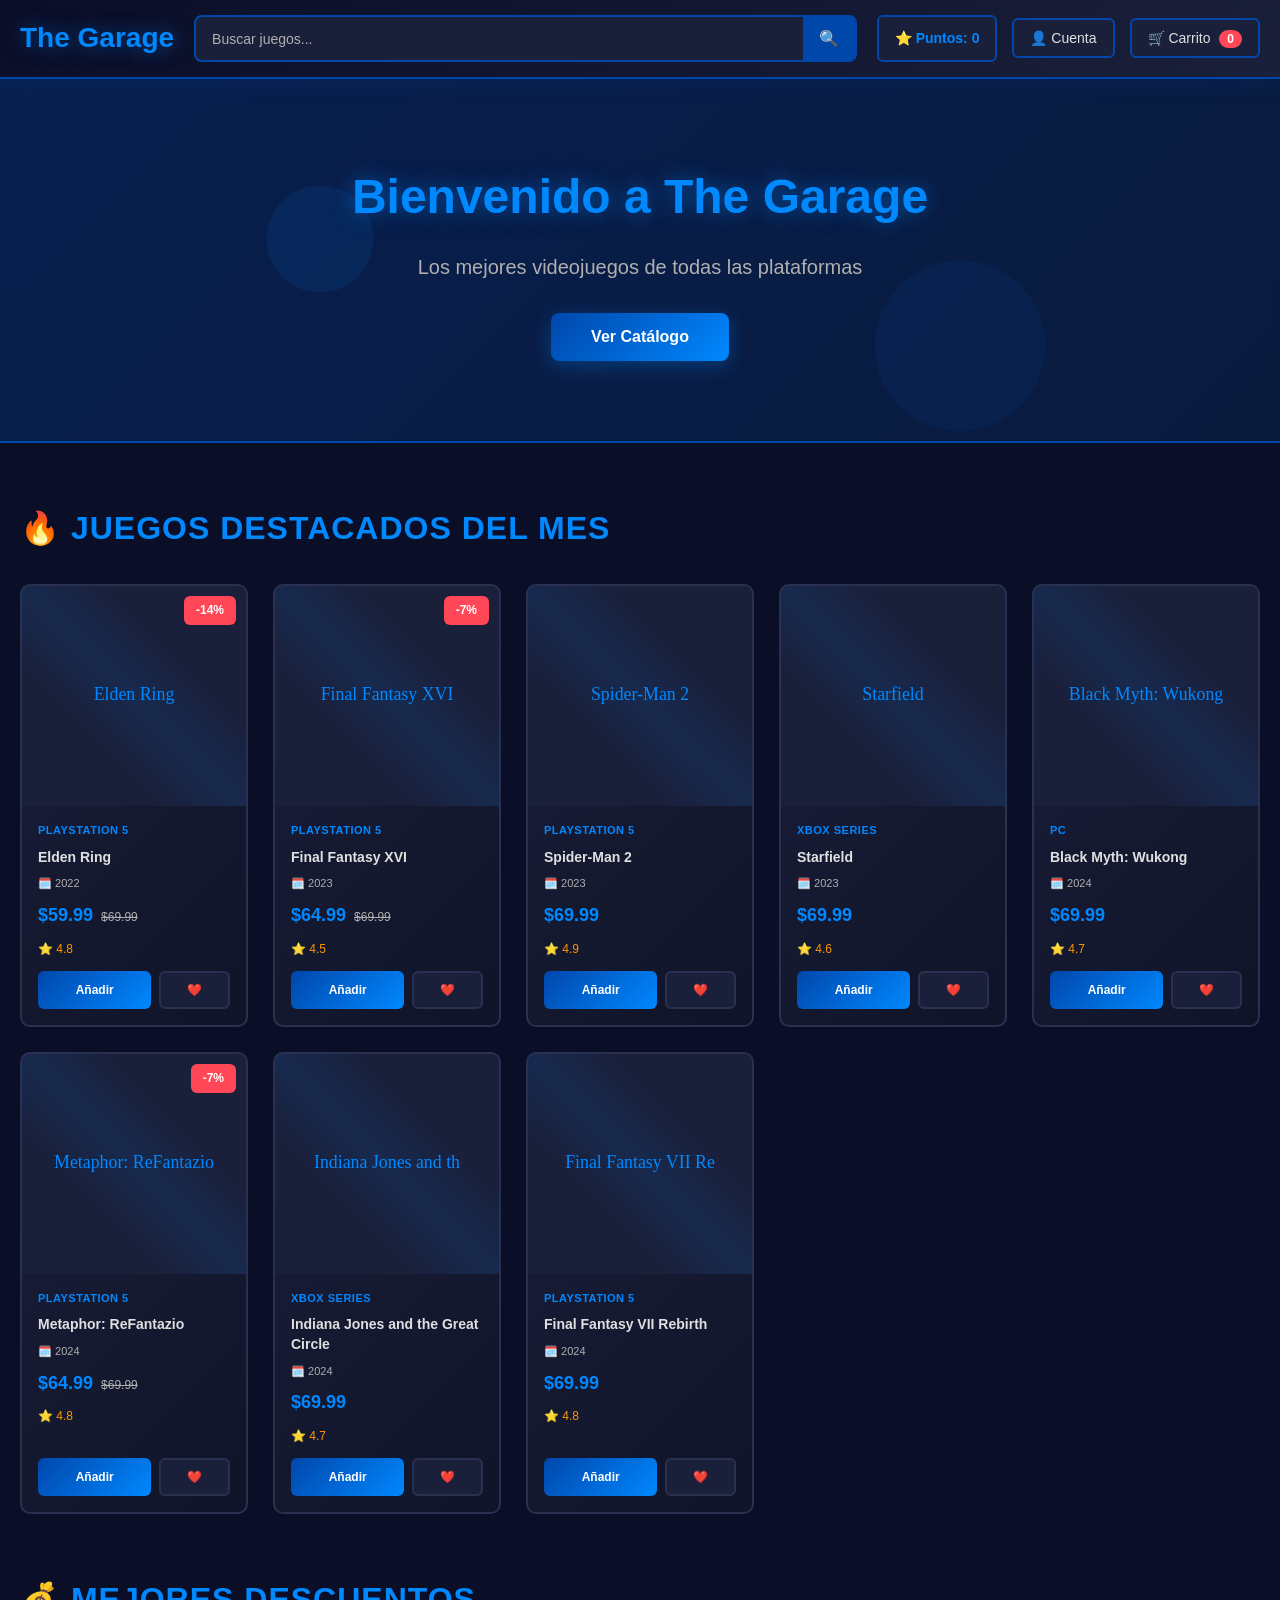
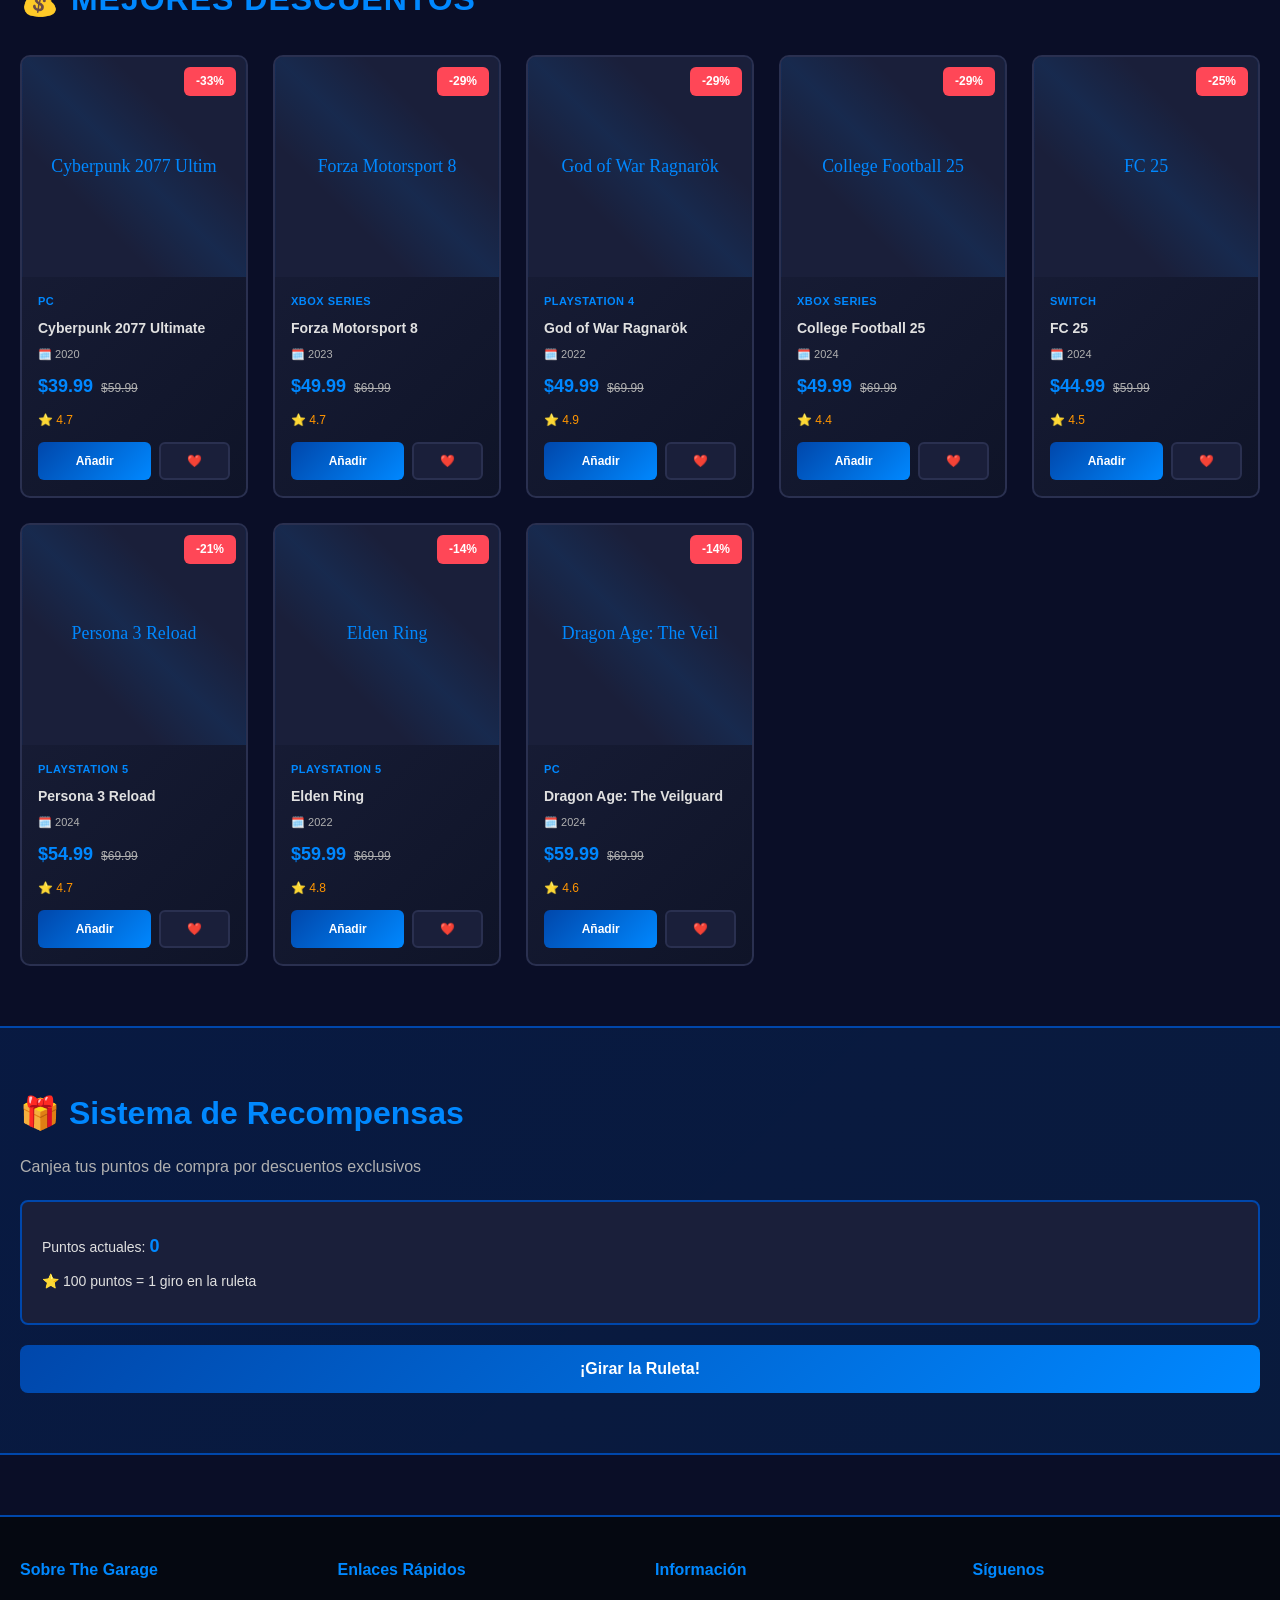
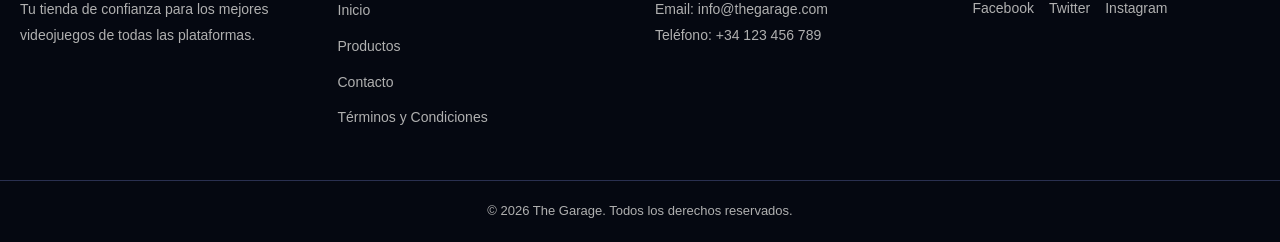
<file: Poroyecto/index.html>
<!DOCTYPE html>
<html lang="es">
<head>
    <meta charset="UTF-8">
    <meta name="viewport" content="width=device-width, initial-scale=1.0">
    <title>The Garage - E-commerce de Videojuegos</title>
    <link rel="stylesheet" href="style.css">
</head>
<body>
    <!-- HEADER -->
    <header class="header">
        <div class="header-container">
            <div class="header-left">
                <div class="logo" onclick="irAlHome()">
                    <h1>The Garage</h1>
                </div>
            </div>
            <div class="header-center">
                <div class="search-bar">
                    <input type="text" placeholder="Buscar juegos..." class="search-input">
                    <button class="search-btn">🔍</button>
                </div>
            </div>
            <div class="header-right">
                <div class="puntos-display">
                    <span>⭐ Puntos: <span id="puntos-usuario">0</span></span>
                </div>
                <button class="user-btn" id="user-btn-header">👤 Cuenta</button>
                <button class="cart-btn" id="cart-toggle">
                    🛒 Carrito <span class="cart-count">0</span>
                </button>
            </div>
        </div>
    </header>

    <!-- CONTENEDOR PRINCIPAL -->
    <div class="container-pages">
        <!-- PÁGINA DE INICIO -->
        <div class="page" id="home-page">
            <!-- BANNER PRINCIPAL -->
            <section class="hero-banner">
                <div class="hero-content">
                    <h2>Bienvenido a The Garage</h2>
                    <p>Los mejores videojuegos de todas las plataformas</p>
                    <button class="cta-btn" onclick="irAlShop()">Ver Catálogo</button>
                </div>
            </section>

            <!-- JUEGOS DESTACADOS -->
            <section class="featured-section">
                <h2>🔥 Juegos Destacados del Mes</h2>
                <div class="featured-grid" id="featured-grid">
                    <!-- Se generarán con JavaScript -->
                </div>
            </section>

            <!-- MEJORES DESCUENTOS -->
            <section class="discounts-section">
                <h2>💰 Mejores Descuentos</h2>
                <div class="discounts-grid" id="discounts-grid">
                    <!-- Se generarán con JavaScript -->
                </div>
            </section>

            <!-- SECCIÓN DE PUNTOS Y RULETA -->
            <section class="rewards-section">
                <div class="rewards-container">
                    <div class="rewards-info">
                        <h2>🎁 Sistema de Recompensas</h2>
                        <p>Canjea tus puntos de compra por descuentos exclusivos</p>
                        <div class="points-info">
                            <p>Puntos actuales: <strong id="puntos-home">0</strong></p>
                            <p>⭐ 100 puntos = 1 giro en la ruleta</p>
                        </div>
                        <button class="spin-btn" id="spin-btn-home" onclick="abrirRuleta()">
                            ¡Girar la Ruleta!
                        </button>
                    </div>
                </div>
            </section>
        </div>

        <!-- PÁGINA DE TIENDA -->
        <div class="page" id="shop-page" style="display: none;">
            <div class="main-container">
                <!-- FILTROS -->
                <aside class="sidebar">
                    <div class="filter-section">
                        <h2>Filtros</h2>
                        
                        <!-- Filtro de Consolas -->
                        <div class="filter-group">
                            <h3>Consolas</h3>
                            <div class="filter-options">
                                <label class="filter-label">
                                    <input type="checkbox" class="console-filter" value="all" checked>
                                    <span>Todas</span>
                                </label>
                                <label class="filter-label">
                                    <input type="checkbox" class="console-filter" value="ps5">
                                    <span>PlayStation 5</span>
                                </label>
                                <label class="filter-label">
                                    <input type="checkbox" class="console-filter" value="ps4">
                                    <span>PlayStation 4</span>
                                </label>
                                <label class="filter-label">
                                    <input type="checkbox" class="console-filter" value="xbox-series">
                                    <span>Xbox Series X|S</span>
                                </label>
                                <label class="filter-label">
                                    <input type="checkbox" class="console-filter" value="xbox-one">
                                    <span>Xbox One</span>
                                </label>
                                <label class="filter-label">
                                    <input type="checkbox" class="console-filter" value="nintendo-switch">
                                    <span>Nintendo Switch</span>
                                </label>
                                <label class="filter-label">
                                    <input type="checkbox" class="console-filter" value="pc">
                                    <span>PC</span>
                                </label>
                                <label class="filter-label">
                                    <input type="checkbox" class="console-filter" value="retro">
                                    <span>Retro</span>
                                </label>
                            </div>
                        </div>

                        <!-- Filtro de Precio -->
                        <div class="filter-group">
                            <h3>Precio</h3>
                            <div class="price-range">
                                <input type="range" min="0" max="100" value="100" class="price-slider" id="price-slider">
                                <p class="price-text">Hasta: $<span id="price-value">100</span></p>
                            </div>
                        </div>

                        <!-- Filtro de Género -->
                        <div class="filter-group">
                            <h3>Género</h3>
                            <div class="filter-options">
                                <label class="filter-label">
                                    <input type="checkbox" class="genre-filter" value="accion">
                                    <span>Acción</span>
                                </label>
                                <label class="filter-label">
                                    <input type="checkbox" class="genre-filter" value="rpg">
                                    <span>RPG</span>
                                </label>
                                <label class="filter-label">
                                    <input type="checkbox" class="genre-filter" value="aventura">
                                    <span>Aventura</span>
                                </label>
                                <label class="filter-label">
                                    <input type="checkbox" class="genre-filter" value="estrategia">
                                    <span>Estrategia</span>
                                </label>
                                <label class="filter-label">
                                    <input type="checkbox" class="genre-filter" value="deportes">
                                    <span>Deportes</span>
                                </label>
                                <label class="filter-label">
                                    <input type="checkbox" class="genre-filter" value="carreras">
                                    <span>Carreras</span>
                                </label>
                            </div>
                        </div>

                        <button class="reset-filters-btn">Limpiar Filtros</button>
                    </div>
                </aside>

                <!-- PRODUCTOS -->
                <main class="products-section">
                    <div class="products-header">
                        <h2>Catálogo de Juegos</h2>
                        <div class="sort-options">
                            <label for="sort">Ordenar por:</label>
                            <select id="sort">
                                <option value="relevancia">Relevancia</option>
                                <option value="precio-asc">Precio: Menor a Mayor</option>
                                <option value="precio-desc">Precio: Mayor a Menor</option>
                                <option value="nombre">Nombre (A-Z)</option>
                                <option value="nuevos">Más Nuevos</option>
                            </select>
                        </div>
                    </div>

                    <!-- GRID DE PRODUCTOS -->
                    <div class="products-grid" id="products-grid">
                    </div>
                </main>
            </div>
        </div>

        <!-- PÁGINA DE PRODUCTO INDIVIDUAL -->
        <div class="page" id="product-page" style="display: none;">
            <div class="product-detail-container">
                <button class="back-to-shop-btn" onclick="irAlShop()">← Volver al Catálogo</button>
                
                <div class="product-detail-content">
                    <!-- Galería -->
                    <div class="product-detail-gallery">
                        <div class="product-detail-main">
                            <div id="product-detail-main-image"></div>
                        </div>
                        <div class="product-gallery-grid" id="product-gallery-items"></div>
                    </div>
                    
                    <!-- Información del Producto -->
                    <div class="product-detail-info">
                        <h1 id="product-detail-name"></h1>
                        
                        <div class="product-detail-specs">
                            <div class="spec-item">
                                <span class="spec-label">Consola:</span>
                                <span id="product-detail-console" class="spec-value"></span>
                            </div>
                            <div class="spec-item">
                                <span class="spec-label">Género:</span>
                                <span id="product-detail-genre" class="spec-value"></span>
                            </div>
                            <div class="spec-item">
                                <span class="spec-label">Año:</span>
                                <span id="product-detail-year" class="spec-value"></span>
                            </div>
                            <div class="spec-item">
                                <span class="spec-label">Calificación:</span>
                                <span id="product-detail-rating" class="spec-value">⭐</span>
                            </div>
                        </div>
                        
                        <div class="product-detail-pricing">
                            <div class="price-main">
                                <span class="price-label">Precio:</span>
                                <span id="product-detail-price" class="price-value"></span>
                                <span id="product-detail-original-price" class="price-original"></span>
                            </div>
                        </div>
                        
                        <div class="product-detail-description-box">
                            <h3>Descripción</h3>
                            <p id="product-detail-description"></p>
                        </div>
                        
                        <div class="product-detail-actions">
                            <button class="add-to-cart-btn-large" onclick="if(productoActual) { agregarAlCarrito(productoActual.id); }">
                                🛒 Añadir al Carrito
                            </button>
                            <button class="wishlist-btn-large" onclick="if(productoActual) { agregarALista(productoActual.id); }">
                                ❤️ Mi Lista de Deseos
                            </button>
                        </div>
                    </div>
                </div>
            </div>
        </div>

        <!-- PÁGINA DE TIENDA -->
        <div class="page" id="login-page" style="display: none;">
            <div class="login-container">
                <div class="login-box">
                    <h2>Iniciar Sesión</h2>
                    <form id="login-form" onsubmit="procesarLogin(event)">
                        <div class="form-group">
                            <label for="email">Email:</label>
                            <input type="email" id="email" required placeholder="tu@email.com">
                        </div>
                        <div class="form-group">
                            <label for="password">Contraseña:</label>
                            <input type="password" id="password" required placeholder="••••••••">
                        </div>
                        <button type="submit" class="login-btn">Iniciar Sesión</button>
                    </form>
                    <p class="login-footer">¿No tienes cuenta? <a href="#" onclick="mostrarRegistro()">Regístrate aquí</a></p>
                </div>
            </div>
        </div>

        <!-- PÁGINA DE CARRITO COMPLESA -->
        <div class="page" id="cart-page" style="display: none;">
            <div class="cart-page-container">
                <h2>Mi Carrito</h2>
                <div class="cart-page-content">
                    <div class="cart-page-items" id="cart-page-items">
                        <p class="empty-cart">Tu carrito está vacío</p>
                    </div>
                    
                    <!-- DESCUENTOS DISPONIBLES EN CARRITO -->
                    <div id="cart-available-discounts" style="display: none;">
                        <div class="cart-discounts-box">
                            <h3>🎁 Tus Descuentos Disponibles</h3>
                            <div id="cart-discounts-list" class="cart-discounts-list">
                                <!-- Se generarán con JavaScript -->
                            </div>
                        </div>
                    </div>

                    <!-- DESCUENTO ACTIVO EN CARRITO -->
                    <div id="descuento-activo-box" class="descuento-activo-box" style="display: none;">
                        <!-- Se generará con JavaScript -->
                    </div>
                    
                    <div class="cart-page-summary">
                        <div class="summary-box">
                            <h3>Resumen del Pedido</h3>
                            <div class="summary-line">
                                <span>Subtotal:</span>
                                <span id="subtotal">$0.00</span>
                            </div>
                            <div class="summary-line">
                                <span>Descuento:</span>
                                <span id="descuento-total">$0.00</span>
                            </div>
                            <div class="summary-line">
                                <span>Puntos a Ganar:</span>
                                <span id="puntos-ganancia">0</span>
                            </div>
                            <div class="summary-line total">
                                <span>Total:</span>
                                <span id="total-cart">$0.00</span>
                            </div>
                            <button class="checkout-btn-full">Proceder al Pago</button>
                            <button class="continue-shopping-btn" onclick="irAlShop()">Continuar Comprando</button>
                        </div>
                    </div>
                </div>
            </div>
        </div>

        <!-- PÁGINA DE RULETA -->
        <div class="page" id="wheel-page" style="display: none;">
            <div class="wheel-container">
                <h2>🎡 La Ruleta de Descuentos</h2>
                <p class="wheel-subtitle">Canjea 100 puntos por un giro</p>
                
                <div class="wheel-section">
                    <div class="wheel-wrapper">
                        <canvas id="wheelCanvas" width="400" height="400"></canvas>
                        <button class="spin-wheel-btn" id="spin-wheel-btn" onclick="girarRuleta()">
                            ¡GIRAR!
                        </button>
                    </div>
                    
                    <div class="wheel-info">
                        <div class="info-box">
                            <h3>Tus Puntos: <span id="puntos-wheel">0</span></h3>
                            <p>Necesitas 100 puntos para girar</p>
                            <div class="progress-bar">
                                <div class="progress-fill" id="progress-fill"></div>
                            </div>
                        </div>
                        
                        <div class="info-box">
                            <h3>Tu Último Descuento</h3>
                            <p id="ultimo-descuento">Ninguno aún. ¡Realiza tu primer giro!</p>
                        </div>
                        
                        <button class="back-btn" onclick="cerrarRuleta()">Volver</button>
                    </div>
                </div>
            </div>
        </div>

        <!-- PÁGINA DE PERFIL DE USUARIO -->
        <div class="page" id="profile-page" style="display: none;">
            <div class="profile-container">
                <button class="back-to-home-btn" onclick="irAlHome()">← Volver</button>
                
                <!-- VER PERFIL -->
                <div id="profile-view" class="profile-view">
                    <div class="profile-header">
                        <h1>Mi Perfil</h1>
                        <div class="profile-stats">
                            <div class="stat-card">
                                <span class="stat-label">Nombre:</span>
                                <span class="stat-value" id="profile-name">-</span>
                            </div>
                            <div class="stat-card">
                                <span class="stat-label">Email:</span>
                                <span class="stat-value" id="profile-email">-</span>
                            </div>
                            <div class="stat-card">
                                <span class="stat-label">Puntos:</span>
                                <span class="stat-value points-highlight" id="profile-points">0</span>
                            </div>
                        </div>
                    </div>

                    <div class="profile-section">
                        <h2>🎁 Descuentos Disponibles</h2>
                        <div id="descuentos-disponibles" class="descuentos-grid">
                            <!-- Se generarán con JavaScript -->
                        </div>
                    </div>

                    <div class="profile-actions">
                        <button class="edit-profile-btn" onclick="iniciarEdicionPerfil()">✏️ Editar Perfil</button>
                        <button class="logout-btn" onclick="cerrarSesion()">🚪 Cerrar Sesión</button>
                    </div>
                </div>

                <!-- EDITAR PERFIL -->
                <div id="profile-edit-form" class="profile-edit-form" style="display: none;">
                    <h2>Editar Perfil</h2>
                    <form onsubmit="guardarPerfil(event)">
                        <div class="form-group">
                            <label for="edit-nombre">Nombre:</label>
                            <input type="text" id="edit-nombre" required>
                        </div>
                        <div class="form-group">
                            <label for="edit-email">Email:</label>
                            <input type="email" id="edit-email" required>
                        </div>
                        <div class="form-actions">
                            <button type="submit" class="save-btn">Guardar Cambios</button>
                            <button type="button" class="cancel-btn" onclick="cancelarEdicion()">Cancelar</button>
                        </div>
                    </form>
                </div>
            </div>
        </div>
    </div>

    <!-- CARRITO LATERAL (MINI) -->
    <div class="cart-sidebar" id="cart-sidebar">
        <div class="cart-header">
            <h2>Mi Carrito</h2>
            <button class="close-cart" id="close-cart">✕</button>
        </div>
        <div class="cart-items" id="cart-items">
            <p class="empty-cart">Tu carrito está vacío</p>
        </div>
        <div class="cart-footer">
            <div class="cart-total">
                <strong>Total:</strong>
                <span id="cart-total">$0.00</span>
            </div>
            <button class="checkout-btn" onclick="irAlCarrito()">Ver Carrito Completo</button>
        </div>
    </div>

    <!-- OVERLAY PARA CARRITO -->
    <div class="overlay" id="overlay"></div>

    <!-- FOOTER -->
    <footer class="footer">
        <div class="footer-container">
            <div class="footer-section">
                <h3>Sobre The Garage</h3>
                <p>Tu tienda de confianza para los mejores videojuegos de todas las plataformas.</p>
            </div>
            <div class="footer-section">
                <h3>Enlaces Rápidos</h3>
                <ul>
                    <li><a href="#home">Inicio</a></li>
                    <li><a href="#products">Productos</a></li>
                    <li><a href="#contact">Contacto</a></li>
                    <li><a href="#terms">Términos y Condiciones</a></li>
                </ul>
            </div>
            <div class="footer-section">
                <h3>Información</h3>
                <p>Email: info@thegarage.com</p>
                <p>Teléfono: +34 123 456 789</p>
            </div>
            <div class="footer-section">
                <h3>Síguenos</h3>
                <div class="social-links">
                    <a href="#">Facebook</a>
                    <a href="#">Twitter</a>
                    <a href="#">Instagram</a>
                </div>
            </div>
        </div>
        <div class="footer-bottom">
            <p>&copy; 2026 The Garage. Todos los derechos reservados.</p>
        </div>
    </footer>

    <!-- SCRIPT COMENTADO (DESCOMENTA CUANDO LO NECESITES) -->
    <script src="script.js"></script>
</body>
</html>
</file>
<file: Poroyecto/style.css>
/* ============================================
   ESTILOS GLOBALES - THE GARAGE
   Tema oscuro con tonos azules
   ============================================ */

/* VARIABLES DE COLOR */
:root {
    /* Colores principales */
    --primary-blue: #0047AB;
    --dark-bg: #0a0e27;
    --darker-bg: #050811;
    --card-bg: #1a1f3a;
    --text-primary: #e0e0e0;
    --text-secondary: #b0b0b0;
    --accent-blue: #0088FF;
    --hover-blue: #005A96;
    --success: #00d084;
    --warning: #ff9500;
    --danger: #ff4757;
    --border-color: #2a3050;
}

/* RESET Y ESTILOS BASE */
* {
    margin: 0;
    padding: 0;
    box-sizing: border-box;
}

body {
    font-family: 'Segoe UI', Tahoma, Geneva, Verdana, sans-serif;
    background-color: var(--dark-bg);
    color: var(--text-primary);
    line-height: 1.6;
    overflow-x: hidden;
}

html {
    scroll-behavior: smooth;
}

/* ============================================
   HEADER
   ============================================ */
.header {
    background: linear-gradient(135deg, #0a0e27 0%, #1a1f3a 100%);
    border-bottom: 2px solid var(--primary-blue);
    padding: 15px 0;
    position: sticky;
    top: 0;
    z-index: 100;
    box-shadow: 0 4px 20px rgba(0, 71, 171, 0.15);
}

.header-container {
    max-width: 1400px;
    margin: 0 auto;
    display: flex;
    justify-content: space-between;
    align-items: center;
    padding: 0 20px;
    gap: 20px;
}

.logo h1 {
    font-size: 28px;
    color: var(--accent-blue);
    font-weight: 700;
    text-shadow: 0 0 20px rgba(0, 136, 255, 0.5);
    transition: all 0.3s ease;
}

.logo h1:hover {
    color: #00ffff;
    text-shadow: 0 0 30px rgba(0, 255, 255, 0.7);
}

.header-left {
    flex: 0 0 auto;
}

.header-center {
    flex: 1;
}

.search-bar {
    display: flex;
    background-color: var(--card-bg);
    border: 2px solid var(--primary-blue);
    border-radius: 8px;
    overflow: hidden;
    transition: all 0.3s ease;
}

.search-bar:focus-within {
    box-shadow: 0 0 20px rgba(0, 136, 255, 0.5);
    border-color: var(--accent-blue);
}

.search-input {
    flex: 1;
    background: none;
    border: none;
    padding: 12px 16px;
    color: var(--text-primary);
    font-size: 14px;
}

.search-input::placeholder {
    color: var(--text-secondary);
}

.search-input:focus {
    outline: none;
}

.search-btn {
    background: var(--primary-blue);
    border: none;
    padding: 12px 16px;
    cursor: pointer;
    color: white;
    font-size: 16px;
    transition: all 0.3s ease;
}

.search-btn:hover {
    background: var(--accent-blue);
}

.header-right {
    display: flex;
    gap: 15px;
    align-items: center;
}

.user-btn,
.cart-btn {
    background-color: var(--card-bg);
    color: var(--text-primary);
    border: 2px solid var(--primary-blue);
    padding: 10px 16px;
    border-radius: 6px;
    cursor: pointer;
    font-size: 14px;
    transition: all 0.3s ease;
    font-weight: 500;
}

.user-btn:hover,
.cart-btn:hover {
    background-color: var(--primary-blue);
    color: white;
    box-shadow: 0 0 15px rgba(0, 136, 255, 0.5);
}

.cart-count {
    background-color: var(--danger);
    color: white;
    padding: 2px 8px;
    border-radius: 12px;
    font-size: 12px;
    font-weight: 700;
    margin-left: 5px;
}

/* ============================================
   MAIN CONTAINER
   ============================================ */
.main-container {
    max-width: 1400px;
    margin: 0 auto;
    display: grid;
    grid-template-columns: 250px 1fr;
    gap: 30px;
    padding: 30px 20px;
    min-height: calc(100vh - 400px);
}

/* ============================================
   SIDEBAR (FILTROS)
   ============================================ */
.sidebar {
    background-color: var(--card-bg);
    border-radius: 10px;
    padding: 25px;
    border: 1px solid var(--border-color);
    height: fit-content;
    top: 120px;
    position: sticky;
}

.filter-section h2 {
    color: var(--accent-blue);
    margin-bottom: 20px;
    font-size: 20px;
    border-bottom: 2px solid var(--primary-blue);
    padding-bottom: 10px;
}

.filter-group {
    margin-bottom: 25px;
}

.filter-group h3 {
    color: var(--text-primary);
    font-size: 14px;
    margin-bottom: 12px;
    text-transform: uppercase;
    letter-spacing: 1px;
}

.filter-options {
    display: flex;
    flex-direction: column;
    gap: 10px;
}

.filter-label {
    display: flex;
    align-items: center;
    gap: 10px;
    cursor: pointer;
    padding: 8px 10px;
    border-radius: 6px;
    transition: all 0.2s ease;
    user-select: none;
}

.filter-label:hover {
    background-color: rgba(0, 136, 255, 0.1);
}

.filter-label input[type="checkbox"] {
    cursor: pointer;
    accent-color: var(--accent-blue);
    width: 16px;
    height: 16px;
}

.filter-label span {
    font-size: 13px;
    color: var(--text-secondary);
    transition: color 0.2s ease;
}

.filter-label:hover span {
    color: var(--text-primary);
}

.price-range {
    padding: 10px 0;
}

.price-slider {
    width: 100%;
    height: 6px;
    border-radius: 5px;
    background: linear-gradient(to right, var(--primary-blue), var(--accent-blue));
    outline: none;
    -webkit-appearance: none;
    appearance: none;
}

.price-slider::-webkit-slider-thumb {
    -webkit-appearance: none;
    appearance: none;
    width: 18px;
    height: 18px;
    border-radius: 50%;
    background: var(--accent-blue);
    cursor: pointer;
    box-shadow: 0 0 10px rgba(0, 136, 255, 0.6);
}

.price-slider::-moz-range-thumb {
    width: 18px;
    height: 18px;
    border-radius: 50%;
    background: var(--accent-blue);
    cursor: pointer;
    border: none;
    box-shadow: 0 0 10px rgba(0, 136, 255, 0.6);
}

.price-text {
    font-size: 12px;
    color: var(--text-secondary);
    margin-top: 8px;
}

.reset-filters-btn {
    width: 100%;
    background: linear-gradient(135deg, var(--primary-blue), var(--accent-blue));
    color: white;
    border: none;
    padding: 12px;
    border-radius: 6px;
    cursor: pointer;
    font-weight: 600;
    transition: all 0.3s ease;
    margin-top: 15px;
}

.reset-filters-btn:hover {
    transform: translateY(-2px);
    box-shadow: 0 5px 20px rgba(0, 136, 255, 0.4);
}

/* ============================================
   PRODUCTS SECTION
   ============================================ */
.products-section {
    flex: 1;
}

.products-header {
    display: flex;
    justify-content: space-between;
    align-items: center;
    margin-bottom: 30px;
    padding-bottom: 20px;
    border-bottom: 2px solid var(--border-color);
}

.products-header h2 {
    font-size: 28px;
    color: var(--accent-blue);
    text-transform: uppercase;
    letter-spacing: 1px;
}

.sort-options {
    display: flex;
    align-items: center;
    gap: 12px;
}

.sort-options label {
    color: var(--text-secondary);
    font-weight: 500;
}

.sort-options select {
    background-color: var(--card-bg);
    color: var(--text-primary);
    border: 2px solid var(--primary-blue);
    padding: 8px 12px;
    border-radius: 6px;
    cursor: pointer;
    font-size: 14px;
    transition: all 0.3s ease;
}

.sort-options select:hover,
.sort-options select:focus {
    background-color: var(--primary-blue);
    outline: none;
    box-shadow: 0 0 15px rgba(0, 136, 255, 0.5);
}

/* ============================================
   GRID DE PRODUCTOS
   ============================================ */
.products-grid {
    display: grid;
    grid-template-columns: repeat(auto-fill, minmax(200px, 1fr));
    gap: 25px;
    animation: fadeIn 0.5s ease;
}

@keyframes fadeIn {
    from {
        opacity: 0;
        transform: translateY(20px);
    }
    to {
        opacity: 1;
        transform: translateY(0);
    }
}

.product-card {
    background: linear-gradient(135deg, #1a1f3a 0%, #0f1428 100%);
    border: 2px solid var(--border-color);
    border-radius: 10px;
    overflow: hidden;
    transition: all 0.3s ease;
    cursor: pointer;
    display: flex;
    flex-direction: column;
    height: 100%;
}

.product-card:hover {
    transform: translateY(-8px);
    border-color: var(--accent-blue);
    box-shadow: 0 10px 35px rgba(0, 136, 255, 0.3);
}

.product-image {
    width: 100%;
    height: 220px;
    background: linear-gradient(135deg, rgba(0, 71, 171, 0.2), rgba(0, 136, 255, 0.1));
    display: flex;
    align-items: center;
    justify-content: center;
    font-size: 60px;
    margin-bottom: 0;
    position: relative;
    overflow: hidden;
}

.product-img {
    width: 100%;
    height: 100%;
    object-fit: cover;
    transition: transform 0.3s ease;
}

.product-card:hover .product-img {
    transform: scale(1.05);
}

.product-image::before {
    content: '';
    position: absolute;
    inset: 0;
    background: linear-gradient(45deg, transparent 30%, rgba(0, 136, 255, 0.1) 50%, transparent 70%);
    animation: shimmer 3s infinite;
    pointer-events: none;
}

@keyframes shimmer {
    0% {
        transform: translateX(-100%);
    }
    100% {
        transform: translateX(100%);
    }
}

.product-badge {
    position: absolute;
    top: 10px;
    right: 10px;
    background: var(--danger);
    color: white;
    padding: 5px 12px;
    border-radius: 6px;
    font-size: 12px;
    font-weight: 700;
    z-index: 1;
}

.product-content {
    padding: 16px;
    display: flex;
    flex-direction: column;
    flex: 1;
}

.product-name {
    font-size: 14px;
    font-weight: 600;
    color: var(--text-primary);
    margin-bottom: 8px;
    line-height: 1.4;
}

.product-console {
    font-size: 11px;
    color: var(--accent-blue);
    margin-bottom: 8px;
    text-transform: uppercase;
    letter-spacing: 0.5px;
    font-weight: 600;
}

.product-year {
    font-size: 11px;
    color: var(--text-secondary);
    margin-bottom: 8px;
    font-weight: 500;
}

.product-price {
    display: flex;
    align-items: baseline;
    gap: 8px;
    margin-bottom: 10px;
}

.current-price {
    font-size: 18px;
    font-weight: 700;
    color: var(--accent-blue);
}

.original-price {
    font-size: 12px;
    color: var(--text-secondary);
    text-decoration: line-through;
}

.product-rating {
    font-size: 12px;
    color: var(--warning);
    margin-bottom: 12px;
}

.product-actions {
    display: flex;
    gap: 8px;
    margin-top: auto;
}

.add-to-cart-btn,
.wishlist-btn {
    flex: 1;
    padding: 10px;
    border: none;
    border-radius: 6px;
    cursor: pointer;
    font-size: 12px;
    font-weight: 600;
    transition: all 0.3s ease;
}

.add-to-cart-btn {
    background: linear-gradient(135deg, var(--primary-blue), var(--accent-blue));
    color: white;
    flex: 2;
}

.add-to-cart-btn:hover {
    transform: translateY(-2px);
    box-shadow: 0 5px 15px rgba(0, 136, 255, 0.4);
}

.wishlist-btn {
    background-color: var(--card-bg);
    color: var(--text-secondary);
    border: 2px solid var(--border-color);
}

.wishlist-btn:hover {
    color: var(--danger);
    border-color: var(--danger);
}

/* ============================================
   CARRITO LATERAL
   ============================================ */
.overlay {
    position: fixed;
    inset: 0;
    background-color: rgba(0, 0, 0, 0.7);
    display: none;
    z-index: 90;
}

.overlay.active {
    display: block;
}

.cart-sidebar {
    position: fixed;
    right: 0;
    top: 0;
    width: 350px;
    height: 100vh;
    background-color: var(--card-bg);
    border-left: 2px solid var(--primary-blue);
    display: flex;
    flex-direction: column;
    transform: translateX(100%);
    transition: transform 0.3s ease;
    z-index: 95;
}

.cart-sidebar.active {
    transform: translateX(0);
}

.cart-header {
    display: flex;
    justify-content: space-between;
    align-items: center;
    padding: 20px;
    border-bottom: 2px solid var(--border-color);
}

.cart-header h2 {
    color: var(--accent-blue);
    font-size: 20px;
}

.close-cart {
    background: none;
    border: none;
    color: var(--text-primary);
    font-size: 24px;
    cursor: pointer;
    transition: all 0.3s ease;
}

.close-cart:hover {
    color: var(--accent-blue);
    transform: rotate(90deg);
}

.cart-items {
    flex: 1;
    overflow-y: auto;
    padding: 20px;
}

.empty-cart {
    text-align: center;
    color: var(--text-secondary);
    padding: 60px 20px;
}

.cart-item {
    background-color: var(--darker-bg);
    border: 1px solid var(--border-color);
    border-radius: 8px;
    padding: 12px;
    margin-bottom: 12px;
    display: flex;
    justify-content: space-between;
    align-items: center;
}

.cart-item-info h3 {
    color: var(--text-primary);
    font-size: 14px;
    margin-bottom: 4px;
}

.cart-item-info p {
    color: var(--text-secondary);
    font-size: 12px;
}

.cart-item-price {
    color: var(--accent-blue);
    font-weight: 700;
}

.remove-item-btn {
    background: none;
    border: none;
    color: var(--danger);
    cursor: pointer;
    font-size: 16px;
    transition: all 0.2s ease;
}

.remove-item-btn:hover {
    transform: scale(1.2);
}

.cart-footer {
    padding: 20px;
    border-top: 2px solid var(--border-color);
}

.cart-total {
    display: flex;
    justify-content: space-between;
    color: var(--text-primary);
    font-size: 16px;
    margin-bottom: 12px;
}

.cart-total span {
    color: var(--accent-blue);
    font-weight: 700;
    font-size: 18px;
}

.checkout-btn {
    width: 100%;
    background: linear-gradient(135deg, var(--primary-blue), var(--accent-blue));
    color: white;
    border: none;
    padding: 12px;
    border-radius: 6px;
    font-weight: 700;
    cursor: pointer;
    transition: all 0.3s ease;
}

.checkout-btn:hover {
    transform: translateY(-2px);
    box-shadow: 0 5px 20px rgba(0, 136, 255, 0.4);
}

/* ============================================
   FOOTER
   ============================================ */
.footer {
    background-color: var(--darker-bg);
    border-top: 2px solid var(--primary-blue);
    margin-top: 60px;
}

.footer-container {
    max-width: 1400px;
    margin: 0 auto;
    display: grid;
    grid-template-columns: repeat(auto-fit, minmax(250px, 1fr));
    gap: 30px;
    padding: 40px 20px;
}

.footer-section h3 {
    color: var(--accent-blue);
    margin-bottom: 15px;
    font-size: 16px;
}

.footer-section p {
    color: var(--text-secondary);
    font-size: 14px;
    line-height: 1.8;
}

.footer-section ul {
    list-style: none;
}

.footer-section ul li {
    margin-bottom: 10px;
}

.footer-section ul li a {
    color: var(--text-secondary);
    text-decoration: none;
    transition: color 0.3s ease;
    font-size: 14px;
}

.footer-section ul li a:hover {
    color: var(--accent-blue);
}

.social-links {
    display: flex;
    gap: 15px;
}

.social-links a {
    color: var(--text-secondary);
    text-decoration: none;
    transition: all 0.3s ease;
    font-size: 14px;
}

.social-links a:hover {
    color: var(--accent-blue);
    transform: translateY(-2px);
}

.footer-bottom {
    border-top: 1px solid var(--border-color);
    padding: 20px;
    text-align: center;
    color: var(--text-secondary);
    font-size: 13px;
}

/* ============================================
   PUNTOS DISPLAY EN HEADER
   ============================================ */
.puntos-display {
    background-color: var(--card-bg);
    border: 2px solid var(--primary-blue);
    padding: 10px 16px;
    border-radius: 6px;
    color: var(--accent-blue);
    font-weight: 600;
    font-size: 14px;
}

/* ============================================
   NAVEGACIÓN MULTI-PÁGINA
   ============================================ */
.container-pages {
    min-height: calc(100vh - 200px);
}

.page {
    animation: fadeInPage 0.5s ease;
}

@keyframes fadeInPage {
    from {
        opacity: 0;
        transform: translateY(20px);
    }
    to {
        opacity: 1;
        transform: translateY(0);
    }
}

/* ============================================
   PÁGINA DE INICIO (HOME)
   ============================================ */
.hero-banner {
    background: linear-gradient(135deg, rgba(0, 71, 171, 0.3) 0%, rgba(0, 136, 255, 0.1) 100%),
                url('data:image/svg+xml,<svg xmlns=%22http://www.w3.org/2000/svg%22 viewBox=%220 0 1200 400%22><rect fill=%22%230a0e27%22 width=%221200%22 height=%22400%22/><circle cx=%22300%22 cy=%22150%22 r=%2250%22 fill=%22rgba(0,136,255,0.1)%22/><circle cx=%22900%22 cy=%22250%22 r=%2280%22 fill=%22rgba(0,71,171,0.1)%22/></svg>');
    background-size: cover;
    padding: 80px 20px;
    text-align: center;
    border-bottom: 2px solid var(--primary-blue);
}

.hero-content h2 {
    font-size: 48px;
    color: var(--accent-blue);
    margin-bottom: 15px;
    text-shadow: 0 0 20px rgba(0, 136, 255, 0.5);
}

.hero-content p {
    font-size: 20px;
    color: var(--text-secondary);
    margin-bottom: 30px;
}

.cta-btn {
    background: linear-gradient(135deg, var(--primary-blue), var(--accent-blue));
    color: white;
    border: none;
    padding: 15px 40px;
    border-radius: 8px;
    font-size: 16px;
    font-weight: 700;
    cursor: pointer;
    transition: all 0.3s ease;
    box-shadow: 0 5px 20px rgba(0, 136, 255, 0.3);
}

.cta-btn:hover {
    transform: translateY(-3px);
    box-shadow: 0 8px 30px rgba(0, 136, 255, 0.5);
}

/* ============================================
   SECCIONES DE DESTACADOS Y DESCUENTOS
   ============================================ */
.featured-section,
.discounts-section {
    max-width: 1400px;
    margin: 60px auto;
    padding: 0 20px;
}

.featured-section h2,
.discounts-section h2 {
    font-size: 32px;
    color: var(--accent-blue);
    margin-bottom: 30px;
    text-transform: uppercase;
    letter-spacing: 1px;
}

.featured-grid,
.discounts-grid {
    display: grid;
    grid-template-columns: repeat(auto-fill, minmax(200px, 1fr));
    gap: 25px;
}

/* ============================================
   SECCIÓN DE RECOMPENSAS
   ============================================ */
.rewards-section {
    background: linear-gradient(135deg, rgba(0, 71, 171, 0.2) 0%, rgba(0, 136, 255, 0.1) 100%);
    border-top: 2px solid var(--primary-blue);
    border-bottom: 2px solid var(--primary-blue);
    padding: 60px 20px;
    margin: 60px 0;
}

.rewards-container {
    max-width: 1400px;
    margin: 0 auto;
    display: grid;
    grid-template-columns: repeat(auto-fit, minmax(400px, 1fr));
    gap: 40px;
    align-items: center;
}

.rewards-info h2 {
    font-size: 32px;
    color: var(--accent-blue);
    margin-bottom: 15px;
}

.rewards-info p {
    color: var(--text-secondary);
    margin-bottom: 20px;
    font-size: 16px;
}

.points-info {
    background-color: var(--card-bg);
    border: 2px solid var(--primary-blue);
    padding: 20px;
    border-radius: 8px;
    margin-bottom: 20px;
}

.points-info p {
    color: var(--text-primary);
    margin: 10px 0;
    font-size: 14px;
}

.points-info strong {
    color: var(--accent-blue);
    font-size: 18px;
}

.spin-btn {
    width: 100%;
    background: linear-gradient(135deg, var(--primary-blue), var(--accent-blue));
    color: white;
    border: none;
    padding: 15px;
    border-radius: 8px;
    font-size: 16px;
    font-weight: 700;
    cursor: pointer;
    transition: all 0.3s ease;
}

.spin-btn:hover {
    transform: translateY(-2px);
    box-shadow: 0 5px 20px rgba(0, 136, 255, 0.4);
}

/* ============================================
   PÁGINA DE LOGIN
   ============================================ */
.login-container {
    display: flex;
    justify-content: center;
    align-items: center;
    min-height: calc(100vh - 200px);
    padding: 20px;
}

.login-box {
    background-color: var(--card-bg);
    border: 2px solid var(--primary-blue);
    border-radius: 10px;
    padding: 40px;
    width: 100%;
    max-width: 400px;
    box-shadow: 0 10px 40px rgba(0, 136, 255, 0.2);
}

.login-box h2 {
    color: var(--accent-blue);
    font-size: 24px;
    margin-bottom: 30px;
    text-align: center;
}

.form-group {
    margin-bottom: 20px;
}

.form-group label {
    display: block;
    color: var(--text-primary);
    font-weight: 600;
    margin-bottom: 8px;
    font-size: 14px;
}

.form-group input {
    width: 100%;
    background-color: var(--darker-bg);
    border: 2px solid var(--border-color);
    color: var(--text-primary);
    padding: 12px;
    border-radius: 6px;
    font-size: 14px;
    transition: all 0.3s ease;
}

.form-group input:focus {
    outline: none;
    border-color: var(--accent-blue);
    box-shadow: 0 0 15px rgba(0, 136, 255, 0.3);
}

.form-group input::placeholder {
    color: var(--text-secondary);
}

.login-btn {
    width: 100%;
    background: linear-gradient(135deg, var(--primary-blue), var(--accent-blue));
    color: white;
    border: none;
    padding: 12px;
    border-radius: 6px;
    font-weight: 700;
    font-size: 16px;
    cursor: pointer;
    transition: all 0.3s ease;
    margin-bottom: 15px;
}

.login-btn:hover {
    transform: translateY(-2px);
    box-shadow: 0 5px 20px rgba(0, 136, 255, 0.4);
}

.login-footer {
    text-align: center;
    color: var(--text-secondary);
    font-size: 14px;
}

.login-footer a {
    color: var(--accent-blue);
    text-decoration: none;
    font-weight: 600;
    cursor: pointer;
    transition: color 0.3s ease;
}

.login-footer a:hover {
    color: #00ffff;
}

/* ============================================
   PÁGINA DE CARRITO COMPLETA
   ============================================ */
.cart-page-container {
    max-width: 1200px;
    margin: 0 auto;
    padding: 40px 20px;
}

.cart-page-container h2 {
    font-size: 32px;
    color: var(--accent-blue);
    margin-bottom: 30px;
    text-transform: uppercase;
}

.cart-page-content {
    display: grid;
    grid-template-columns: 1fr 350px;
    gap: 30px;
}

.cart-page-items {
    background-color: var(--card-bg);
    border: 1px solid var(--border-color);
    border-radius: 10px;
    padding: 20px;
}

.cart-page-item {
    display: flex;
    gap: 20px;
    padding: 20px;
    border-bottom: 1px solid var(--border-color);
    align-items: center;
}

.cart-page-item:last-child {
    border-bottom: none;
}

.cart-item-img {
    width: 100px;
    height: 130px;
    background: linear-gradient(135deg, rgba(0, 71, 171, 0.2), rgba(0, 136, 255, 0.1));
    border-radius: 8px;
    display: flex;
    align-items: center;
    justify-content: center;
    font-size: 40px;
    overflow: hidden;
    flex-shrink: 0;
}

.cart-item-details {
    flex: 1;
}

.cart-item-details h3 {
    color: var(--text-primary);
    font-size: 16px;
    margin-bottom: 5px;
}

.cart-item-console {
    color: var(--accent-blue);
    font-size: 12px;
    text-transform: uppercase;
    margin-bottom: 8px;
}

.cart-item-quantity {
    display: flex;
    align-items: center;
    gap: 10px;
    margin-top: 8px;
}

.quantity-btn {
    background-color: var(--border-color);
    border: none;
    color: var(--text-primary);
    width: 25px;
    height: 25px;
    border-radius: 4px;
    cursor: pointer;
    transition: all 0.2s ease;
}

.quantity-btn:hover {
    background-color: var(--primary-blue);
}

.cart-item-price {
    text-align: right;
}

.cart-price {
    color: var(--accent-blue);
    font-size: 18px;
    font-weight: 700;
}

.cart-discount {
    color: var(--success);
    font-size: 12px;
    margin-top: 5px;
}

.remove-cart-btn {
    background: none;
    border: none;
    color: var(--danger);
    cursor: pointer;
    font-size: 18px;
    transition: all 0.2s ease;
}

.remove-cart-btn:hover {
    transform: scale(1.2);
}

.cart-page-summary {
    position: sticky;
    top: 120px;
}

.summary-box {
    background-color: var(--card-bg);
    border: 2px solid var(--primary-blue);
    border-radius: 10px;
    padding: 25px;
}

.summary-box h3 {
    color: var(--accent-blue);
    margin-bottom: 20px;
    font-size: 18px;
}

.summary-line {
    display: flex;
    justify-content: space-between;
    color: var(--text-primary);
    margin-bottom: 12px;
    font-size: 14px;
}

.summary-line span:last-child {
    font-weight: 600;
}

.summary-line.total {
    border-top: 2px solid var(--border-color);
    padding-top: 12px;
    font-size: 16px;
    color: var(--accent-blue);
}

.checkout-btn-full,
.continue-shopping-btn {
    width: 100%;
    border: none;
    padding: 12px;
    border-radius: 6px;
    font-weight: 700;
    cursor: pointer;
    transition: all 0.3s ease;
    margin-top: 12px;
}

.checkout-btn-full {
    background: linear-gradient(135deg, var(--primary-blue), var(--accent-blue));
    color: white;
}

.checkout-btn-full:hover {
    transform: translateY(-2px);
    box-shadow: 0 5px 20px rgba(0, 136, 255, 0.4);
}

.continue-shopping-btn {
    background-color: var(--border-color);
    color: var(--text-primary);
}

.continue-shopping-btn:hover {
    background-color: var(--primary-blue);
}

/* ============================================
   PÁGINA DE RULETA
   ============================================ */
.wheel-container {
    max-width: 1200px;
    margin: 0 auto;
    padding: 40px 20px;
}

.wheel-container h2 {
    font-size: 32px;
    color: var(--accent-blue);
    text-align: center;
    margin-bottom: 10px;
    text-transform: uppercase;
}

.wheel-subtitle {
    text-align: center;
    color: var(--text-secondary);
    margin-bottom: 40px;
}

.wheel-section {
    display: grid;
    grid-template-columns: 1fr 1fr;
    gap: 40px;
    align-items: center;
}

.wheel-wrapper {
    position: relative;
    display: flex;
    justify-content: center;
    align-items: center;
}

#wheelCanvas {
    max-width: 100%;
    height: auto;
}

.spin-wheel-btn {
    position: absolute;
    width: 80px;
    height: 80px;
    border-radius: 50%;
    background: linear-gradient(135deg, var(--primary-blue), var(--accent-blue));
    color: white;
    border: none;
    font-weight: 700;
    font-size: 14px;
    cursor: pointer;
    transition: all 0.3s ease;
    box-shadow: 0 5px 20px rgba(0, 136, 255, 0.4);
}

.spin-wheel-btn:hover:not(:disabled) {
    transform: scale(1.1);
    box-shadow: 0 8px 30px rgba(0, 136, 255, 0.6);
}

.spin-wheel-btn:disabled {
    opacity: 0.5;
    cursor: not-allowed;
}

.wheel-info {
    display: flex;
    flex-direction: column;
    gap: 20px;
}

.info-box {
    background-color: var(--card-bg);
    border: 2px solid var(--primary-blue);
    border-radius: 10px;
    padding: 25px;
}

.info-box h3 {
    color: var(--accent-blue);
    margin-bottom: 10px;
    font-size: 18px;
}

.info-box p {
    color: var(--text-secondary);
    margin-bottom: 15px;
    font-size: 14px;
}

.progress-bar {
    width: 100%;
    height: 20px;
    background-color: var(--darker-bg);
    border-radius: 10px;
    overflow: hidden;
    border: 1px solid var(--border-color);
}

.progress-fill {
    height: 100%;
    background: linear-gradient(90deg, var(--primary-blue), var(--accent-blue));
    width: 0%;
    transition: width 0.3s ease;
}

.back-btn {
    background-color: var(--border-color);
    color: var(--text-primary);
    border: none;
    padding: 12px;
    border-radius: 6px;
    font-weight: 600;
    cursor: pointer;
    transition: all 0.3s ease;
}

.back-btn:hover {
    background-color: var(--primary-blue);
}

/* ============================================
   RESPONSIVE DESIGN
   ============================================ */
@media (max-width: 1024px) {
    .main-container {
        grid-template-columns: 1fr;
        gap: 20px;
    }

    .sidebar {
        position: sticky;
        top: 120px;
    }

    .products-grid {
        grid-template-columns: repeat(auto-fill, minmax(180px, 1fr));
    }

    .wheel-section {
        grid-template-columns: 1fr;
    }

    .cart-page-content {
        grid-template-columns: 1fr;
    }

    .cart-page-summary {
        position: static;
    }
}

@media (max-width: 768px) {
    .header-container {
        flex-direction: column;
        gap: 15px;
    }

    .logo h1 {
        font-size: 24px;
    }

    .search-bar {
        width: 100%;
    }

    .header-right {
        width: 100%;
        justify-content: space-around;
    }

    .sidebar {
        display: none;
    }

    .products-grid {
        grid-template-columns: repeat(auto-fill, minmax(160px, 1fr));
        gap: 15px;
    }

    .products-header {
        flex-direction: column;
        gap: 15px;
        align-items: flex-start;
    }

    .cart-sidebar {
        width: 100%;
    }

    .hero-content h2 {
        font-size: 32px;
    }

    .hero-content p {
        font-size: 16px;
    }

    .wheel-section {
        grid-template-columns: 1fr;
    }

    .login-box {
        max-width: 100%;
    }

    .cart-page-item {
        flex-direction: column;
        text-align: center;
    }

    .cart-item-img {
        width: 100%;
        max-width: 80px;
    }

    .product-detail-content {
        grid-template-columns: 1fr;
        gap: 30px;
    }

    .product-detail-main {
        height: 300px;
    }

    .product-gallery-grid {
        grid-template-columns: repeat(3, 1fr);
    }

    .product-detail-info h1 {
        font-size: 24px;
    }

    .product-detail-specs {
        grid-template-columns: 1fr;
    }

    .product-detail-actions {
        flex-direction: column;
    }
}

@media (max-width: 480px) {
    .header-container {
        padding: 0 10px;
    }

    .logo h1 {
        font-size: 20px;
    }

    .products-grid {
        grid-template-columns: repeat(auto-fill, minmax(140px, 1fr));
        gap: 10px;
    }

    .product-card {
        font-size: 12px;
    }

    .products-header h2 {
        font-size: 20px;
    }

    .footer-container {
        grid-template-columns: 1fr;
        gap: 20px;
    }
}

/* ============================================
   PÁGINA DE PRODUCTO INDIVIDUAL
   ============================================ */
.product-detail-container {
    max-width: 1400px;
    margin: 0 auto;
    padding: 30px 20px;
}

.back-to-shop-btn {
    background: none;
    border: 2px solid var(--primary-blue);
    color: var(--accent-blue);
    padding: 10px 20px;
    border-radius: 6px;
    cursor: pointer;
    font-weight: 600;
    margin-bottom: 30px;
    transition: all 0.3s ease;
}

.back-to-shop-btn:hover {
    background-color: var(--primary-blue);
    color: white;
}

.product-detail-content {
    display: grid;
    grid-template-columns: 1fr 1fr;
    gap: 50px;
}

.product-detail-gallery {
    display: flex;
    flex-direction: column;
    gap: 15px;
}

.product-detail-main {
    width: 100%;
    height: 500px;
    background-color: var(--card-bg);
    border: 2px solid var(--border-color);
    border-radius: 10px;
    overflow: hidden;
    display: flex;
    align-items: center;
    justify-content: center;
}

.product-detail-main-img {
    width: 100%;
    height: 100%;
    object-fit: contain;
}

.product-gallery-grid {
    display: grid;
    grid-template-columns: repeat(4, 1fr);
    gap: 10px;
}

.gallery-item {
    width: 100%;
    height: 100px;
    background-color: var(--card-bg);
    border: 2px solid var(--border-color);
    border-radius: 8px;
    overflow: hidden;
    cursor: pointer;
    transition: all 0.3s ease;
}

.gallery-item:hover {
    border-color: var(--accent-blue);
    box-shadow: 0 0 15px rgba(0, 136, 255, 0.5);
}

.gallery-item.active {
    border-color: var(--accent-blue);
    box-shadow: 0 0 15px rgba(0, 136, 255, 0.8);
}

.product-detail-info {
    display: flex;
    flex-direction: column;
    gap: 25px;
}

.product-detail-info h1 {
    font-size: 32px;
    color: var(--accent-blue);
    font-weight: 700;
    margin: 0;
}

.product-detail-specs {
    display: grid;
    grid-template-columns: repeat(2, 1fr);
    gap: 15px;
    background-color: var(--card-bg);
    padding: 20px;
    border-radius: 10px;
    border: 1px solid var(--border-color);
}

.spec-item {
    display: flex;
    flex-direction: column;
    gap: 5px;
}

.spec-label {
    font-size: 12px;
    text-transform: uppercase;
    color: var(--text-secondary);
    letter-spacing: 1px;
    font-weight: 600;
}

.spec-value {
    font-size: 16px;
    color: var(--text-primary);
    font-weight: 500;
}

.product-detail-pricing {
    background-color: var(--card-bg);
    padding: 20px;
    border-radius: 10px;
    border: 1px solid var(--border-color);
}

.price-main {
    display: flex;
    align-items: center;
    gap: 15px;
}

.price-label {
    font-size: 14px;
    color: var(--text-secondary);
    text-transform: uppercase;
    font-weight: 600;
}

.price-value {
    font-size: 36px;
    font-weight: 700;
    color: var(--accent-blue);
}

.price-original {
    font-size: 14px;
    color: var(--text-secondary);
    margin-left: 10px;
}

.product-detail-description-box {
    background-color: var(--darker-bg);
    padding: 20px;
    border-radius: 10px;
    border: 1px solid var(--border-color);
}

.product-detail-description-box h3 {
    color: var(--accent-blue);
    font-size: 16px;
    margin-bottom: 12px;
}

.product-detail-description-box p {
    color: var(--text-primary);
    line-height: 1.8;
    font-size: 14px;
}

.product-detail-actions {
    display: flex;
    gap: 15px;
}

.add-to-cart-btn-large,
.wishlist-btn-large {
    flex: 1;
    padding: 15px 20px;
    border: none;
    border-radius: 8px;
    font-size: 16px;
    font-weight: 600;
    cursor: pointer;
    transition: all 0.3s ease;
}

.add-to-cart-btn-large {
    background: linear-gradient(135deg, var(--primary-blue), var(--accent-blue));
    color: white;
}

.add-to-cart-btn-large:hover {
    transform: translateY(-3px);
    box-shadow: 0 10px 25px rgba(0, 136, 255, 0.4);
}

.wishlist-btn-large {
    background-color: var(--card-bg);
    color: var(--accent-blue);
    border: 2px solid var(--primary-blue);
}

.wishlist-btn-large:hover {
    border-color: var(--accent-blue);
    box-shadow: 0 0 15px rgba(0, 136, 255, 0.5);
}

/* ============================================
   SCROLLBAR PERSONALIZADO
   ============================================ */
::-webkit-scrollbar {
    width: 10px;
}

::-webkit-scrollbar-track {
    background: var(--card-bg);
}

::-webkit-scrollbar-thumb {
    background: var(--primary-blue);
    border-radius: 5px;
}

::-webkit-scrollbar-thumb:hover {
    background: var(--accent-blue);
}

/* ============================================
   PÁGINA DE PERFIL
   ============================================ */

.profile-container {
    max-width: 1000px;
    margin: 0 auto;
    padding: 30px 20px;
    min-height: calc(100vh - 400px);
}

.back-to-home-btn {
    background: var(--card-bg);
    border: 2px solid var(--primary-blue);
    color: var(--text-primary);
    padding: 10px 15px;
    border-radius: 6px;
    cursor: pointer;
    font-weight: 600;
    transition: all 0.3s ease;
    margin-bottom: 30px;
}

.back-to-home-btn:hover {
    background: var(--primary-blue);
    color: white;
}

.profile-view {
    animation: fadeInPage 0.5s ease;
}

.profile-header {
    background: linear-gradient(135deg, #1a1f3a 0%, #0f1428 100%);
    border: 2px solid var(--primary-blue);
    border-radius: 12px;
    padding: 30px;
    margin-bottom: 30px;
    box-shadow: 0 10px 35px rgba(0, 71, 171, 0.1);
}

.profile-header h1 {
    color: var(--accent-blue);
    font-size: 32px;
    margin-bottom: 20px;
    text-shadow: 0 0 20px rgba(0, 136, 255, 0.3);
}

.profile-stats {
    display: grid;
    grid-template-columns: repeat(auto-fit, minmax(200px, 1fr));
    gap: 15px;
}

.stat-card {
    background: var(--darker-bg);
    border: 1px solid var(--border-color);
    border-radius: 8px;
    padding: 15px;
    display: flex;
    flex-direction: column;
    gap: 8px;
}

.stat-label {
    color: var(--text-secondary);
    font-size: 12px;
    text-transform: uppercase;
    letter-spacing: 1px;
}

.stat-value {
    color: var(--text-primary);
    font-size: 18px;
    font-weight: 600;
}

.points-highlight {
    color: var(--accent-blue);
    font-size: 24px !important;
    text-shadow: 0 0 10px rgba(0, 136, 255, 0.5);
}

.profile-section {
    background: linear-gradient(135deg, #1a1f3a 0%, #0f1428 100%);
    border: 2px solid var(--border-color);
    border-radius: 12px;
    padding: 30px;
    margin-bottom: 30px;
}

.profile-section h2 {
    color: var(--accent-blue);
    font-size: 24px;
    margin-bottom: 20px;
    border-bottom: 2px solid var(--primary-blue);
    padding-bottom: 10px;
}

.descuentos-grid {
    display: grid;
    grid-template-columns: repeat(auto-fill, minmax(250px, 1fr));
    gap: 20px;
}

.discount-card {
    background: linear-gradient(135deg, rgba(0, 136, 255, 0.1) 0%, rgba(0, 71, 171, 0.1) 100%);
    border: 2px solid var(--primary-blue);
    border-radius: 10px;
    padding: 20px;
    display: flex;
    flex-direction: column;
    gap: 15px;
    transition: all 0.3s ease;
    overflow: hidden;
    position: relative;
}

.discount-card::before {
    content: '';
    position: absolute;
    top: 0;
    left: -100%;
    width: 100%;
    height: 100%;
    background: linear-gradient(90deg, transparent, rgba(0, 255, 255, 0.2), transparent);
    transition: left 0.5s ease;
}

.discount-card:hover {
    transform: translateY(-8px);
    box-shadow: 0 15px 40px rgba(0, 136, 255, 0.3);
    border-color: var(--accent-blue);
}

.discount-card:hover::before {
    left: 100%;
}

.discount-content {
    display: flex;
    flex-direction: column;
    gap: 8px;
    z-index: 1;
}

.discount-content h4 {
    color: var(--accent-blue);
    font-size: 24px;
    font-weight: 700;
    text-shadow: 0 0 15px rgba(0, 136, 255, 0.5);
}

.discount-content p {
    color: var(--text-secondary);
    font-size: 13px;
}

.discount-status {
    color: var(--success) !important;
    font-weight: 600;
}

.no-discounts {
    text-align: center;
    color: var(--text-secondary);
    padding: 40px 20px;
    font-size: 16px;
}

.use-discount-btn {
    background: linear-gradient(135deg, var(--primary-blue), var(--accent-blue));
    color: white;
    border: none;
    padding: 12px 20px;
    border-radius: 6px;
    cursor: pointer;
    font-weight: 600;
    font-size: 14px;
    transition: all 0.3s ease;
    z-index: 1;
}

.use-discount-btn:hover {
    transform: translateY(-2px);
    box-shadow: 0 8px 20px rgba(0, 136, 255, 0.4);
}

.use-discount-btn:active {
    transform: translateY(0);
}

.profile-actions {
    display: flex;
    gap: 15px;
    margin-top: 30px;
    justify-content: center;
    flex-wrap: wrap;
}

.edit-profile-btn,
.logout-btn {
    padding: 15px 30px;
    border: 2px solid var(--primary-blue);
    border-radius: 8px;
    cursor: pointer;
    font-weight: 600;
    font-size: 16px;
    transition: all 0.3s ease;
    min-width: 150px;
}

.edit-profile-btn {
    background: linear-gradient(135deg, var(--primary-blue), var(--accent-blue));
    color: white;
}

.edit-profile-btn:hover {
    transform: translateY(-3px);
    box-shadow: 0 10px 25px rgba(0, 136, 255, 0.4);
}

.logout-btn {
    background: var(--card-bg);
    color: var(--text-primary);
}

.logout-btn:hover {
    background: var(--danger);
    color: white;
    border-color: var(--danger);
}

.profile-edit-form {
    background: linear-gradient(135deg, #1a1f3a 0%, #0f1428 100%);
    border: 2px solid var(--primary-blue);
    border-radius: 12px;
    padding: 30px;
    max-width: 500px;
    margin: 0 auto;
    animation: fadeInPage 0.5s ease;
}

.profile-edit-form h2 {
    color: var(--accent-blue);
    font-size: 28px;
    margin-bottom: 25px;
    text-align: center;
}

.profile-edit-form .form-group {
    margin-bottom: 20px;
}

.profile-edit-form .form-group label {
    display: block;
    color: var(--text-secondary);
    font-weight: 600;
    margin-bottom: 8px;
    text-transform: uppercase;
    font-size: 12px;
    letter-spacing: 1px;
}

.profile-edit-form .form-group input {
    width: 100%;
    background: var(--darker-bg);
    border: 2px solid var(--border-color);
    color: var(--text-primary);
    padding: 12px 15px;
    border-radius: 6px;
    font-size: 14px;
    transition: all 0.3s ease;
}

.profile-edit-form .form-group input:focus {
    outline: none;
    border-color: var(--accent-blue);
    box-shadow: 0 0 15px rgba(0, 136, 255, 0.3);
}

.profile-edit-form .form-group input::placeholder {
    color: var(--text-secondary);
}

.form-actions {
    display: flex;
    gap: 15px;
    margin-top: 25px;
}

.save-btn,
.cancel-btn {
    flex: 1;
    padding: 12px;
    border: none;
    border-radius: 6px;
    cursor: pointer;
    font-weight: 600;
    font-size: 14px;
    transition: all 0.3s ease;
}

.save-btn {
    background: linear-gradient(135deg, var(--primary-blue), var(--accent-blue));
    color: white;
}

.save-btn:hover {
    transform: translateY(-2px);
    box-shadow: 0 8px 20px rgba(0, 136, 255, 0.4);
}

.cancel-btn {
    background: var(--card-bg);
    color: var(--text-primary);
    border: 2px solid var(--border-color);
}

.cancel-btn:hover {
    background: var(--darker-bg);
    border-color: var(--accent-blue);
}

/* Media queries para perfil */
@media (max-width: 768px) {
    .profile-container {
        padding: 20px 15px;
    }
    
    .profile-header {
        padding: 20px;
    }
    
    .profile-stats {
        grid-template-columns: 1fr;
    }
    
    .descuentos-grid {
        grid-template-columns: 1fr;
    }
    
    .profile-actions {
        flex-direction: column;
    }
    
    .edit-profile-btn,
    .logout-btn {
        width: 100%;
    }
}

/* ============================================
   DESCUENTOS EN CARRITO
   ============================================ */

.cart-discounts-box {
    background: linear-gradient(135deg, rgba(0, 136, 255, 0.1) 0%, rgba(0, 71, 171, 0.1) 100%);
    border: 2px solid var(--primary-blue);
    border-radius: 10px;
    padding: 20px;
    margin-bottom: 20px;
}

.cart-discounts-box h3 {
    color: var(--accent-blue);
    font-size: 18px;
    margin-bottom: 15px;
    border-bottom: 2px solid var(--primary-blue);
    padding-bottom: 10px;
}

.cart-discounts-list {
    display: grid;
    grid-template-columns: repeat(auto-fit, minmax(150px, 1fr));
    gap: 12px;
}

.cart-discount-item {
    background: var(--card-bg);
    border: 2px solid var(--border-color);
    border-radius: 8px;
    padding: 12px;
    display: flex;
    justify-content: space-between;
    align-items: center;
    gap: 10px;
    transition: all 0.3s ease;
}

.cart-discount-item.active {
    border-color: var(--success);
    background: rgba(0, 208, 132, 0.1);
}

.cart-discount-item span {
    color: var(--text-primary);
    font-weight: 600;
    font-size: 14px;
}

.apply-discount-btn {
    background: linear-gradient(135deg, var(--primary-blue), var(--accent-blue));
    color: white;
    border: none;
    padding: 6px 12px;
    border-radius: 4px;
    cursor: pointer;
    font-size: 12px;
    font-weight: 600;
    transition: all 0.2s ease;
    white-space: nowrap;
}

.apply-discount-btn:hover {
    transform: translateY(-2px);
    box-shadow: 0 4px 12px rgba(0, 136, 255, 0.3);
}

.apply-discount-btn:active {
    transform: translateY(0);
}

/* ============================================
   DESCUENTO ACTIVO EN CARRITO
   ============================================ */

.descuento-activo-box {
    background: linear-gradient(135deg, rgba(0, 208, 132, 0.15) 0%, rgba(0, 208, 132, 0.05) 100%);
    border: 2px solid var(--success);
    border-radius: 10px;
    padding: 15px 20px;
    margin-bottom: 20px;
    display: flex;
    align-items: center;
    justify-content: space-between;
    animation: slideIn 0.4s ease;
}

@keyframes slideIn {
    from {
        opacity: 0;
        transform: translateY(-10px);
    }
    to {
        opacity: 1;
        transform: translateY(0);
    }
}

.descuento-activo-content {
    display: flex;
    align-items: center;
    gap: 15px;
}

.descuento-activo-label {
    color: var(--success);
    font-weight: 600;
    font-size: 14px;
    text-transform: uppercase;
    letter-spacing: 0.5px;
}

.descuento-activo-valor {
    color: var(--success);
    font-size: 24px;
    font-weight: 700;
    text-shadow: 0 0 10px rgba(0, 208, 132, 0.4);
}
</file>
